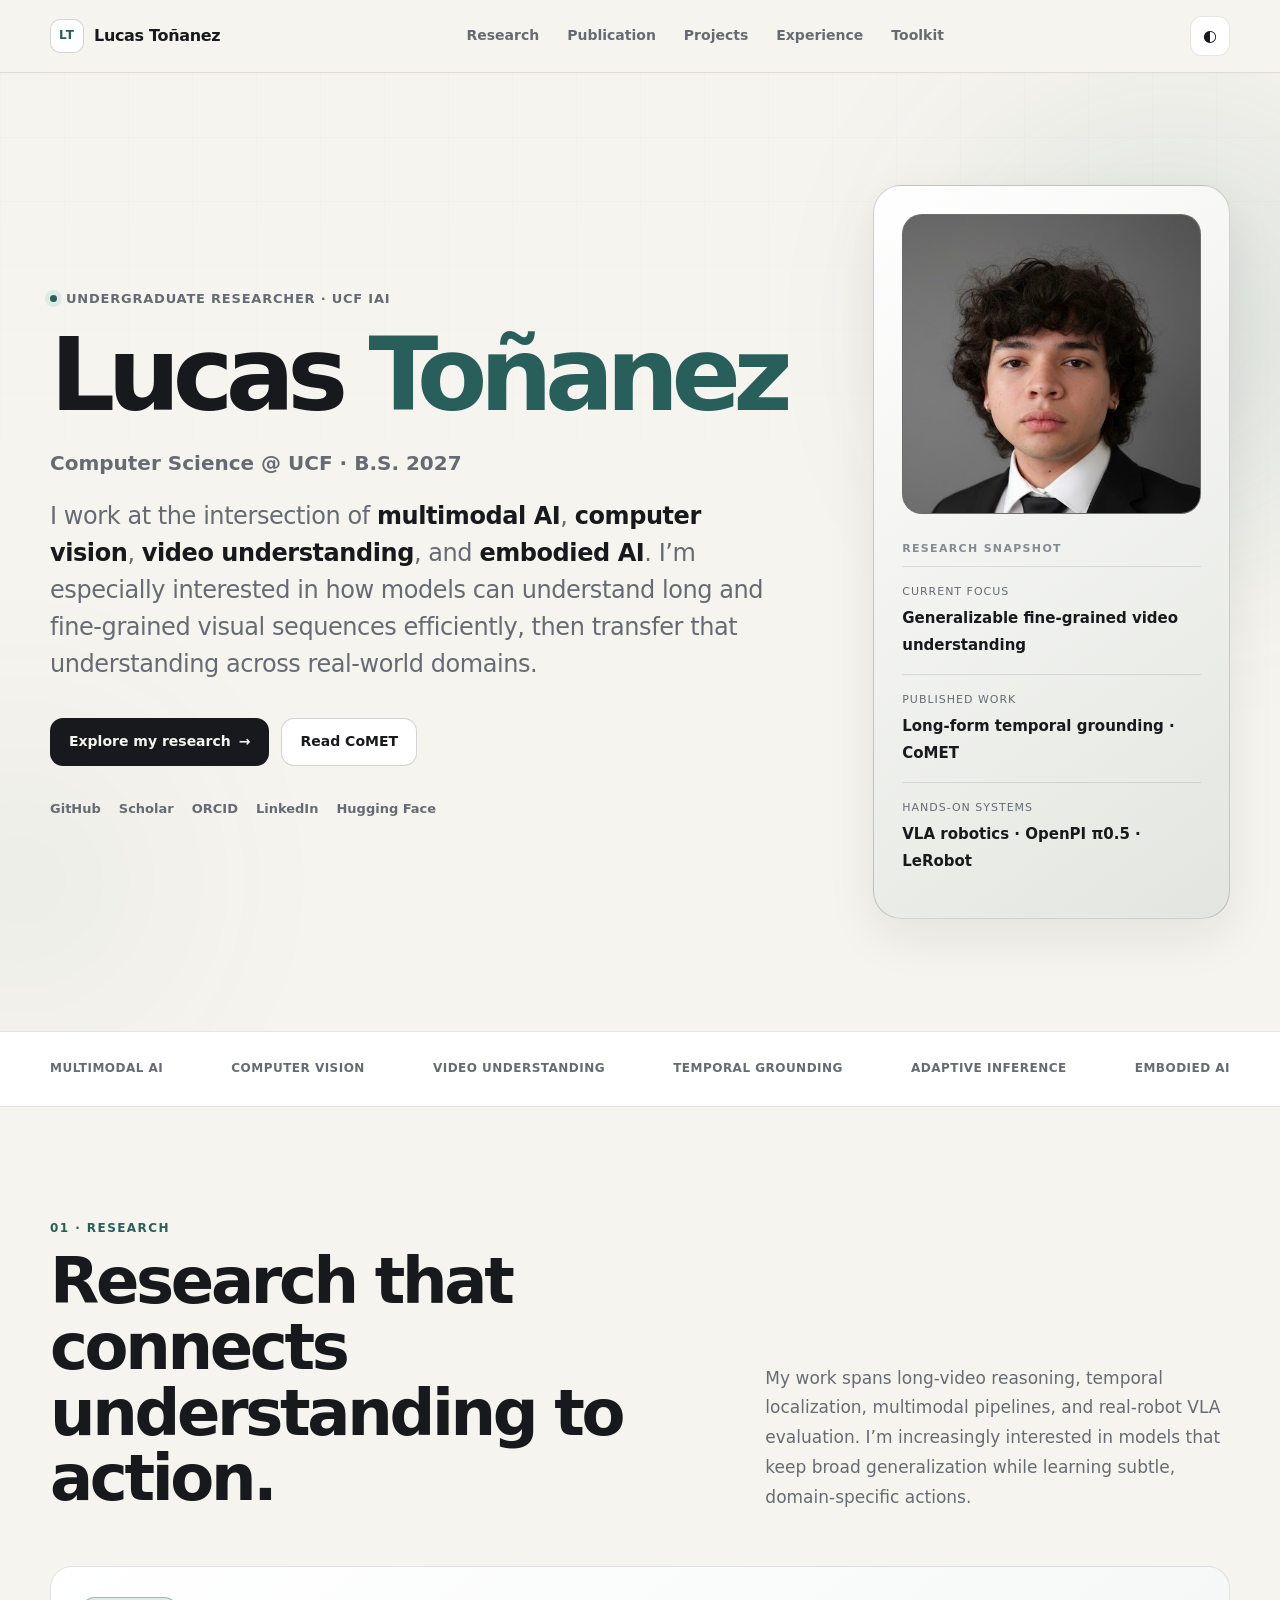
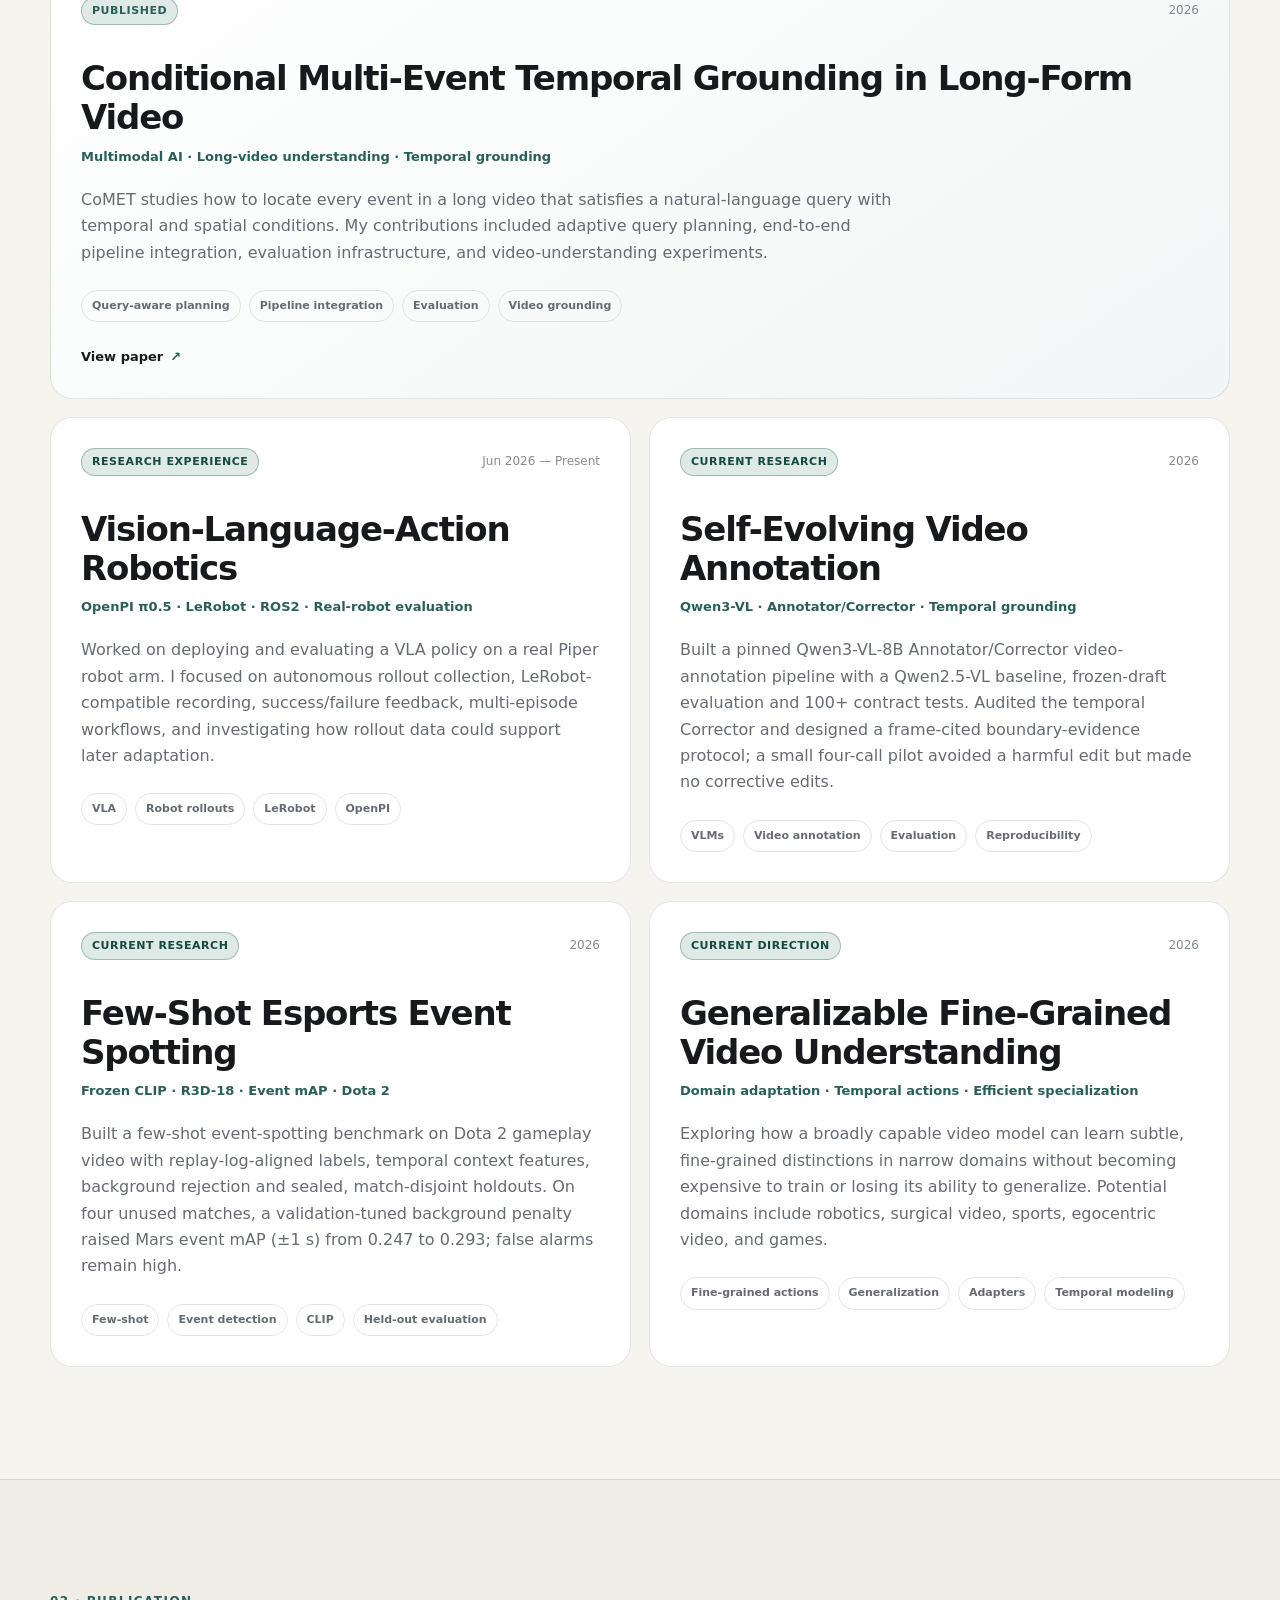
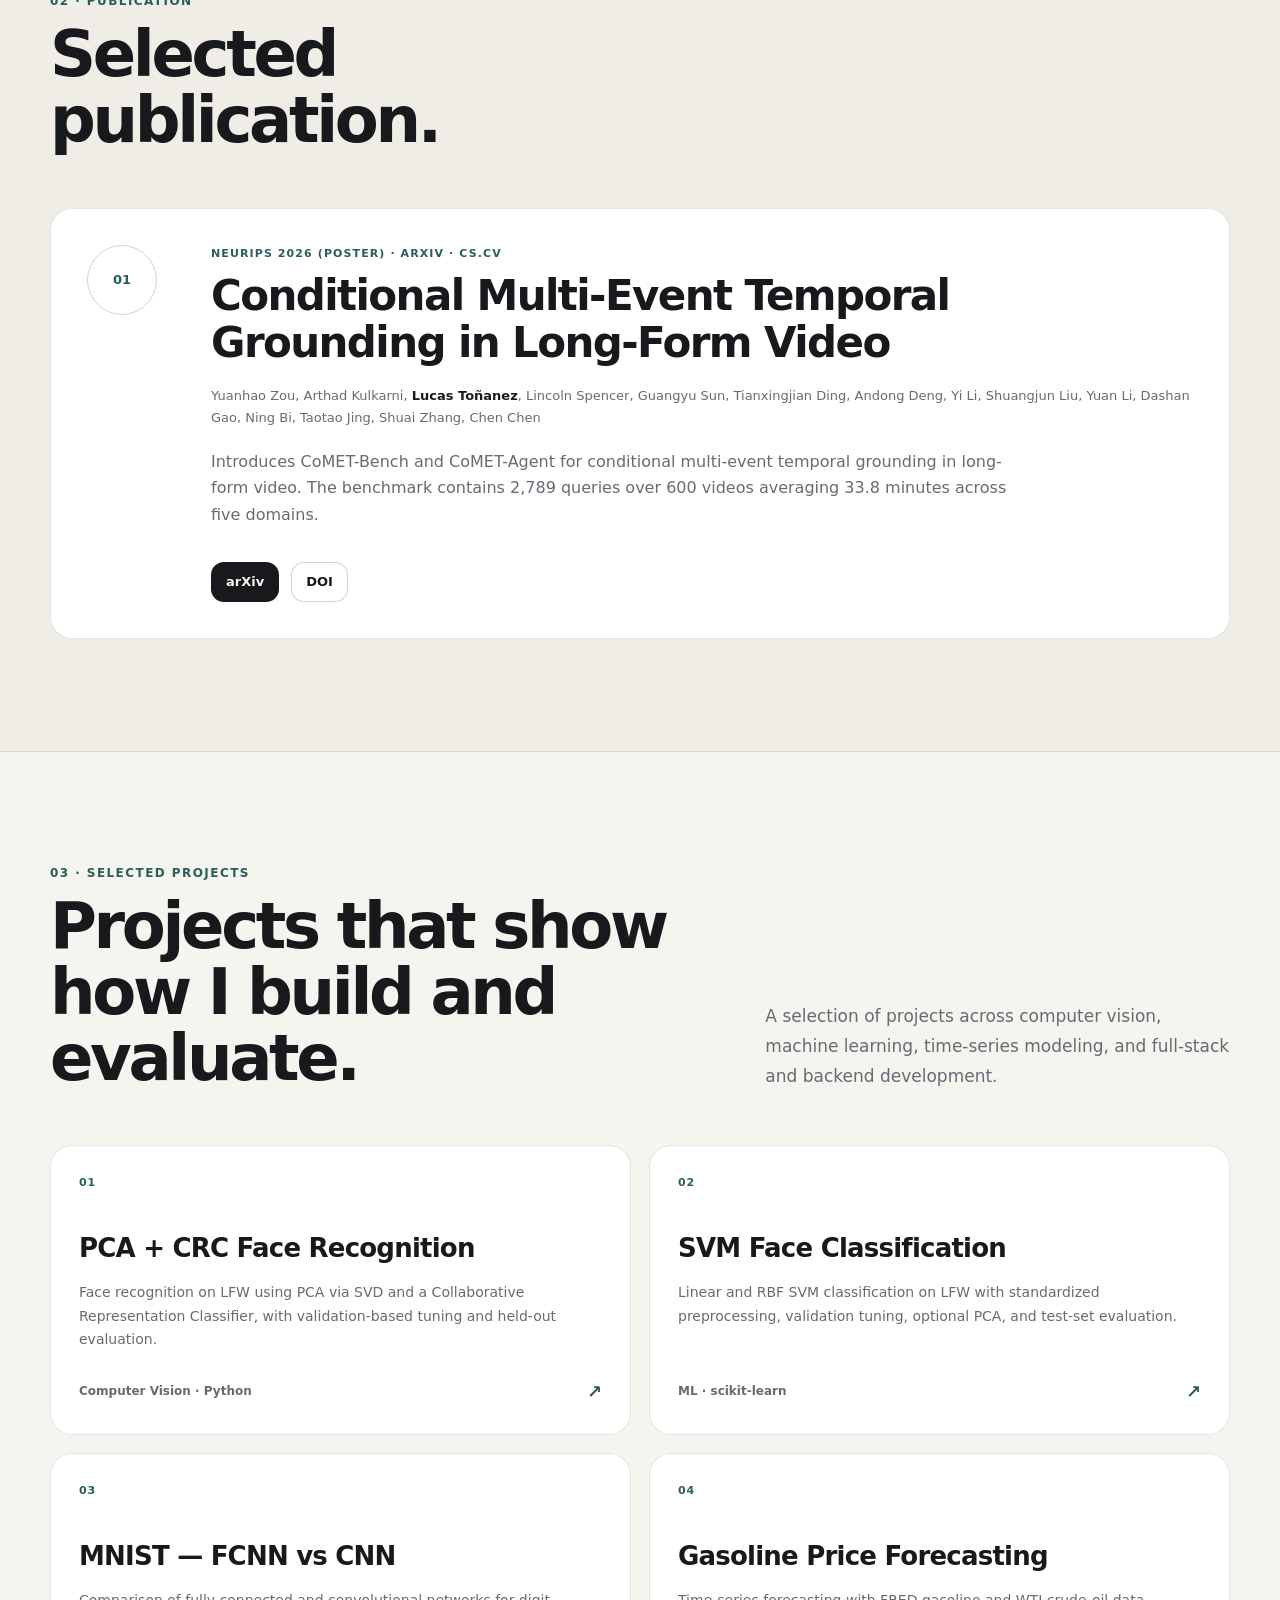
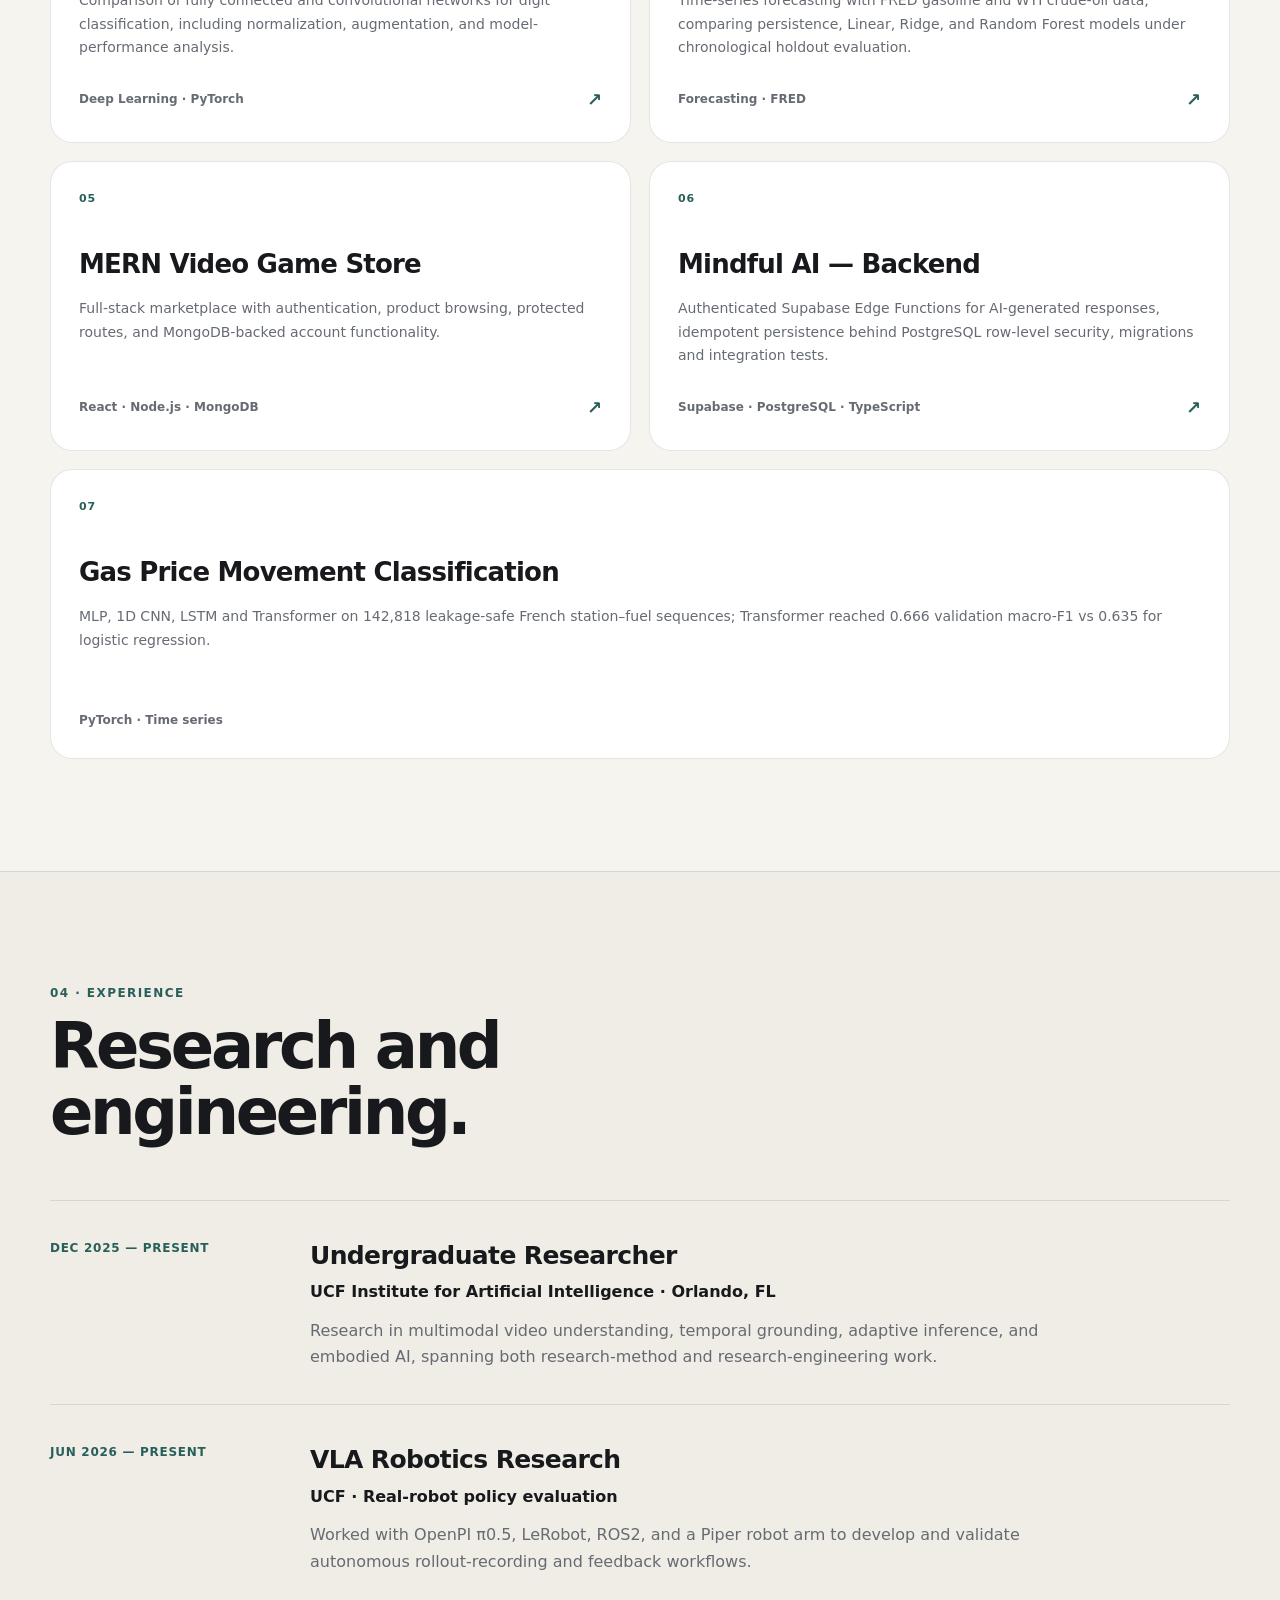
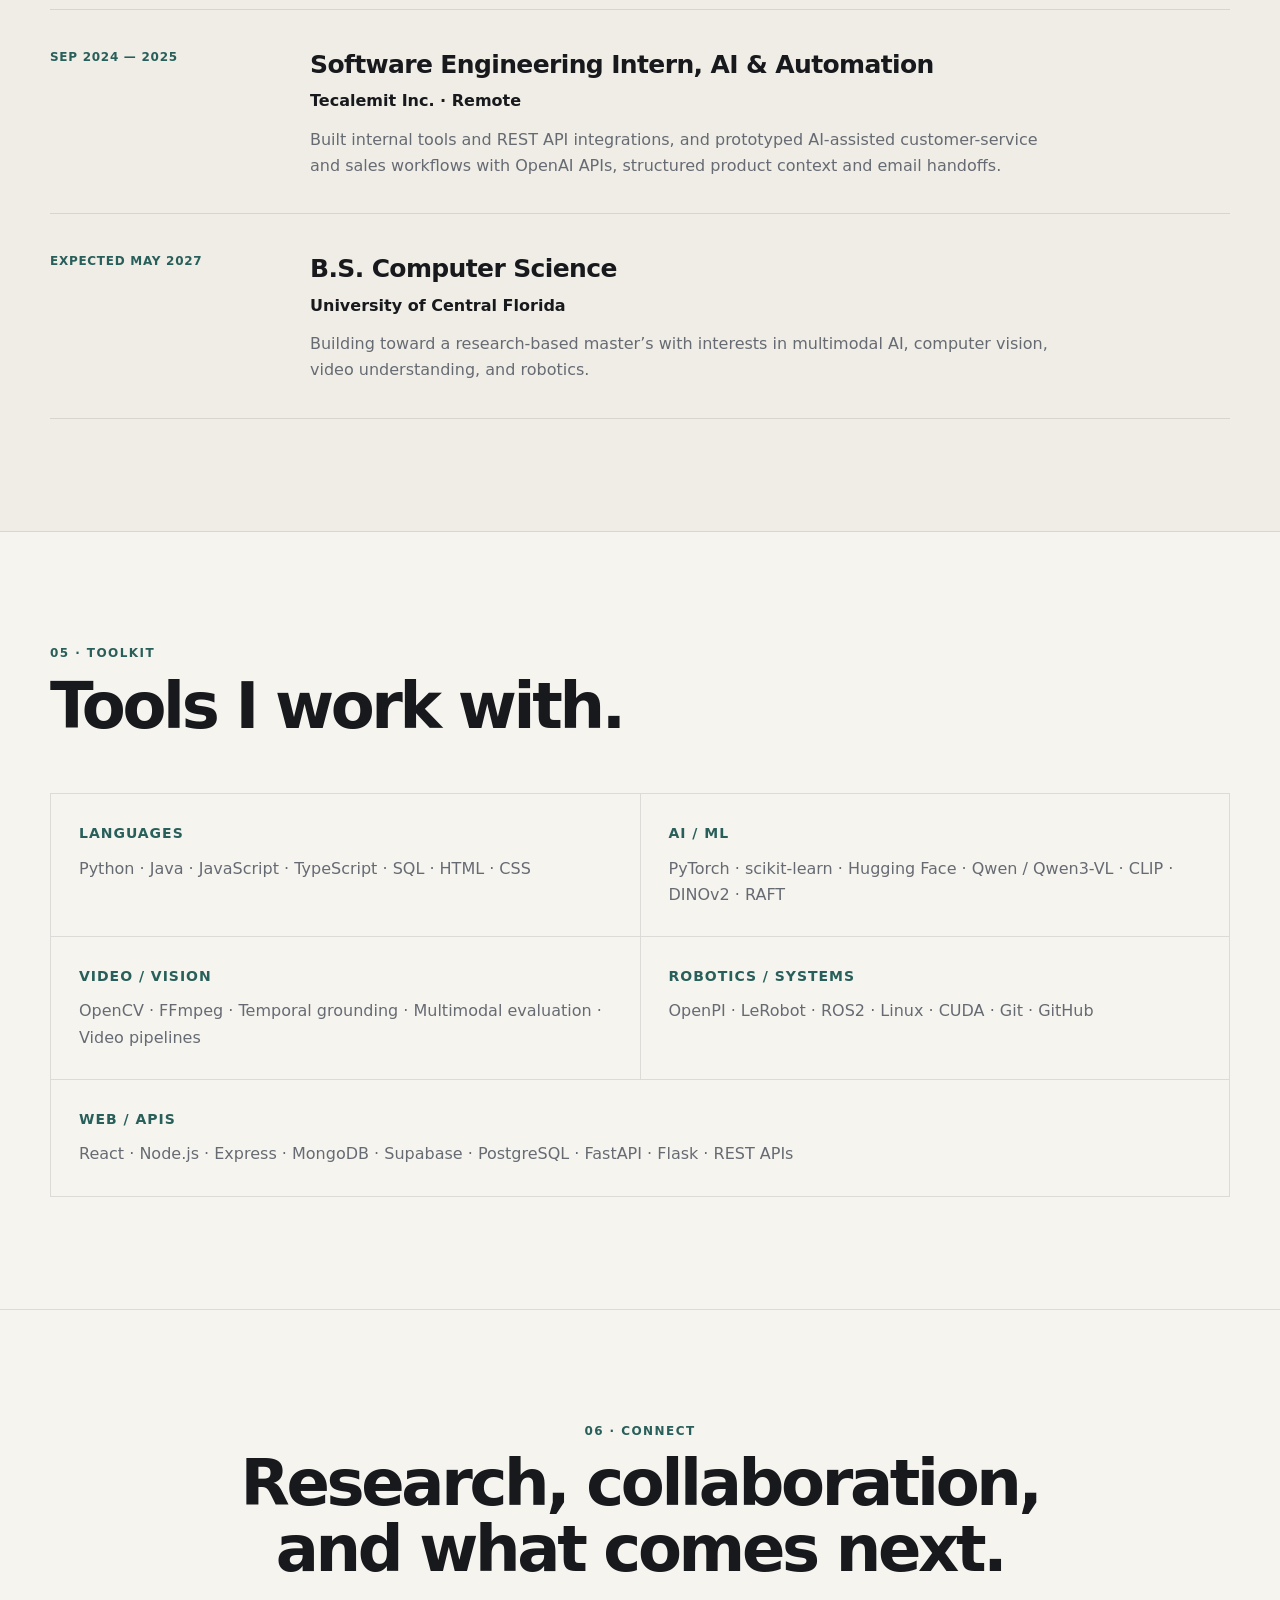
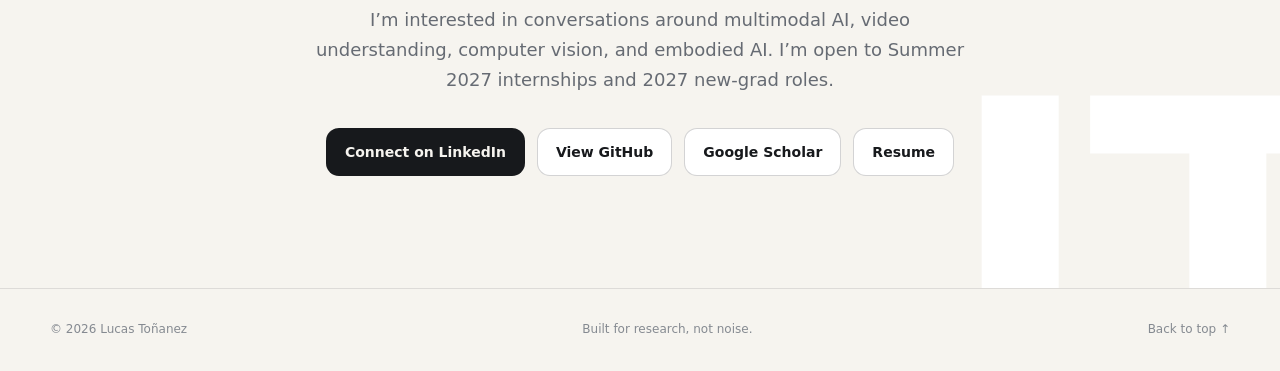
<file: index.html>
<!DOCTYPE html>
<html lang="en" data-theme="light">
<head>
  <meta charset="UTF-8" />
  <meta name="viewport" content="width=device-width, initial-scale=1.0" />
  <meta name="description" content="Lucas Toñanez — Computer Science at UCF and undergraduate researcher in multimodal AI, computer vision, video understanding, temporal grounding, and embodied AI." />
  <meta name="theme-color" content="#f6f4ef" />
  <meta property="og:title" content="Lucas Toñanez — Research Portfolio" />
  <meta property="og:description" content="Multimodal AI · Computer Vision · Video Understanding · Embodied AI" />
  <meta property="og:type" content="website" />
  <meta property="og:url" content="https://lucastonanez.github.io/" />
  <title>Lucas Toñanez — Research Portfolio</title>
  <script>
    (() => {
      const saved = localStorage.getItem('portfolioTheme');
      const systemDark = window.matchMedia('(prefers-color-scheme: dark)').matches;
      document.documentElement.dataset.theme =
        saved === 'light' || saved === 'dark' ? saved : (systemDark ? 'dark' : 'light');
    })();
  </script>
  <style>
:root {
  --bg: #f6f4ef;
  --bg-soft: #efede6;
  --surface: #ffffff;
  --surface-2: #f3f1eb;
  --text: #17191c;
  --muted: #666b73;
  --muted-2: #858a91;
  --line: rgba(23,25,28,.11);
  --line-strong: rgba(23,25,28,.19);
  --accent: #295f5a;
  --accent-2: #154943;
  --accent-soft: #dfe9e5;
  --shadow: 0 18px 50px rgba(19,25,29,.08);
  --radius: 22px;
  --container: 1180px;
}

html[data-theme="dark"] {
  --bg: #0d1013;
  --bg-soft: #101418;
  --surface: #14181c;
  --surface-2: #1a1f24;
  --text: #f2f1ed;
  --muted: #a8adb5;
  --muted-2: #7f8790;
  --line: rgba(242,241,237,.11);
  --line-strong: rgba(242,241,237,.18);
  --accent: #8fc6bc;
  --accent-2: #b4ded6;
  --accent-soft: #1b312e;
  --shadow: 0 18px 50px rgba(0,0,0,.24);
}

* { box-sizing: border-box; }
html { scroll-behavior: smooth; }
body {
  margin: 0;
  background: var(--bg);
  color: var(--text);
  font-family: Inter, ui-sans-serif, system-ui, -apple-system, BlinkMacSystemFont, "Segoe UI", sans-serif;
  line-height: 1.65;
  -webkit-font-smoothing: antialiased;
  transition: background .25s ease, color .25s ease;
}

a { color: inherit; text-decoration: none; }
button { font: inherit; }
.container { width: min(calc(100% - 40px), var(--container)); margin-inline: auto; }
.section-pad { padding: 112px 0; }
.section-muted { background: var(--bg-soft); border-block: 1px solid var(--line); }
.skip-link { position: fixed; left: 16px; top: -100px; z-index: 999; background: var(--accent); color: #fff; padding: 10px 14px; border-radius: 8px; font-weight: 700; }
.skip-link:focus { top: 16px; }

.site-header {
  position: sticky; top: 0; z-index: 50;
  background: color-mix(in srgb, var(--bg) 78%, transparent);
  backdrop-filter: blur(18px);
  border-bottom: 1px solid var(--line);
}
.nav-wrap { height: 72px; display: flex; align-items: center; justify-content: space-between; gap: 24px; }
.brand { display: inline-flex; align-items: center; gap: 10px; font-weight: 760; letter-spacing: -.02em; }
.brand-mark {
  width: 34px; height: 34px; border: 1px solid var(--line-strong); border-radius: 10px;
  display: inline-grid; place-items: center; color: var(--accent); font-size: 12px; letter-spacing: .08em;
  background: var(--surface);
}
.nav { display: flex; gap: 28px; align-items: center; }
.nav a { color: var(--muted); font-size: 14px; font-weight: 620; transition: color .2s ease; }
.nav a:hover { color: var(--text); }
.nav-actions { display: flex; gap: 8px; align-items: center; }
.theme-toggle, .menu-toggle {
  width: 40px; height: 40px; border: 1px solid var(--line); border-radius: 12px; background: var(--surface); color: var(--text); cursor: pointer;
}
.theme-toggle:hover, .menu-toggle:hover { border-color: var(--line-strong); }
.menu-toggle { display: none; padding: 9px; }
.menu-toggle span { display: block; height: 1.5px; background: currentColor; margin: 5px 0; }

.hero { position: relative; min-height: 720px; display: flex; align-items: center; overflow: hidden; }
.hero::before {
  content: ""; position: absolute; inset: 0;
  background-image: linear-gradient(var(--line) 1px, transparent 1px), linear-gradient(90deg, var(--line) 1px, transparent 1px);
  background-size: 64px 64px; opacity: .13; mask-image: linear-gradient(to bottom, black 0%, transparent 80%);
}
.hero-glow { position: absolute; border-radius: 999px; filter: blur(110px); opacity: .12; pointer-events: none; }
.hero-glow-a { width: 420px; height: 420px; background: var(--accent); top: 5%; right: -8%; }
.hero-glow-b { width: 300px; height: 300px; background: var(--accent); bottom: 0; left: -10%; opacity: .055; }
.hero-grid { position: relative; display: grid; grid-template-columns: minmax(0, 1.5fr) minmax(320px, .72fr); gap: 80px; align-items: center; }
.eyebrow { display: inline-flex; align-items: center; gap: 9px; color: var(--muted); font-size: 13px; font-weight: 700; letter-spacing: .06em; text-transform: uppercase; }
.status-dot { width: 7px; height: 7px; border-radius: 50%; background: var(--accent); box-shadow: 0 0 0 5px var(--accent-soft); }
.hero h1 { margin: 18px 0 0; font-size: clamp(68px, 8vw, 116px); line-height: .92; letter-spacing: -.075em; font-weight: 820; }
.hero h1 span { color: var(--accent); }
.hero-role { margin: 24px 0 18px; font-size: 20px; color: var(--muted); font-weight: 650; }
.hero-lede { max-width: 760px; margin: 0; font-size: clamp(19px, 2vw, 24px); line-height: 1.55; color: var(--muted); letter-spacing: -.018em; }
.hero-lede strong { color: var(--text); font-weight: 650; }
.hero-actions, .contact-links, .pub-links { display: flex; flex-wrap: wrap; gap: 12px; margin-top: 34px; }
.button { display: inline-flex; align-items: center; justify-content: center; gap: 8px; min-height: 48px; padding: 0 18px; border-radius: 13px; border: 1px solid var(--line-strong); font-weight: 720; font-size: 14px; transition: transform .2s ease, border-color .2s ease, background .2s ease; }
.button:hover { transform: translateY(-2px); }
.button.primary { background: var(--text); color: var(--bg); border-color: transparent; }
.button.secondary { background: var(--surface); }
.button.small { min-height: 40px; padding: 0 14px; font-size: 13px; }
.social-row { display: flex; flex-wrap: wrap; gap: 18px; margin-top: 32px; }
.social-row a { color: var(--muted); font-size: 13px; font-weight: 650; border-bottom: 1px solid transparent; }
.social-row a:hover { color: var(--text); border-color: var(--accent); }
.hero-panel { background: linear-gradient(145deg, var(--surface), color-mix(in srgb, var(--surface-2) 92%, var(--accent) 8%)); border: 1px solid var(--line-strong); border-radius: 28px; padding: 28px; box-shadow: var(--shadow); }
.portrait-frame { height: 300px; border-radius: 20px; background: #777; border: 1px solid var(--line); overflow: hidden; margin-bottom: 26px; }
.portrait-frame img { display: block; width: 100%; height: 100%; object-fit: cover; object-position: center 20%; }
.panel-label { color: var(--muted-2); text-transform: uppercase; letter-spacing: .12em; font-size: 11px; font-weight: 800; margin-bottom: 8px; }
.panel-item { padding: 16px 0; border-top: 1px solid var(--line); }
.panel-kicker { display: block; color: var(--muted); font-size: 11px; text-transform: uppercase; letter-spacing: .09em; margin-bottom: 4px; }
.panel-item strong { font-size: 15px; line-height: 1.45; }

.quick-strip { border-block: 1px solid var(--line); background: var(--surface); }
.quick-strip-inner { min-height: 74px; display: flex; flex-wrap: wrap; align-items: center; justify-content: space-between; gap: 18px 28px; }
.quick-strip span { color: var(--muted); font-size: 12px; font-weight: 720; letter-spacing: .04em; text-transform: uppercase; }

.section-head { display: grid; grid-template-columns: 1fr .72fr; gap: 70px; align-items: end; margin-bottom: 54px; }
.section-kicker { margin: 0 0 10px; color: var(--accent); font-size: 12px; font-weight: 820; letter-spacing: .12em; text-transform: uppercase; }
.section-head h2, .contact h2 { margin: 0; font-size: clamp(40px, 5vw, 66px); line-height: 1.03; letter-spacing: -.052em; }
.section-intro { margin: 0; color: var(--muted); font-size: 17px; line-height: 1.75; max-width: 540px; }

.research-grid { display: grid; grid-template-columns: repeat(2, 1fr); gap: 18px; }
.research-card { background: var(--surface); border: 1px solid var(--line); border-radius: var(--radius); padding: 30px; min-height: 360px; display: flex; flex-direction: column; transition: transform .25s ease, border-color .25s ease; }
.research-card:hover { transform: translateY(-4px); border-color: var(--line-strong); }
.research-card.featured { grid-column: 1 / -1; min-height: 390px; background: linear-gradient(145deg, var(--surface), color-mix(in srgb, var(--surface) 94%, var(--accent) 6%)); }
.card-topline { display: flex; align-items: center; justify-content: space-between; margin-bottom: 34px; }
.pill { display: inline-flex; align-items: center; min-height: 28px; padding: 0 10px; border-radius: 999px; font-size: 11px; font-weight: 780; text-transform: uppercase; letter-spacing: .05em; border: 1px solid var(--line); }
.pill.published { color: var(--accent); background: var(--accent-soft); border-color: color-mix(in srgb, var(--accent) 35%, transparent); }
.pill.current { color: var(--accent-2); background: var(--accent-soft); border-color: color-mix(in srgb, var(--accent) 35%, transparent); }
.pill.experience { color: var(--accent-2); background: var(--accent-soft); border-color: color-mix(in srgb, var(--accent) 35%, transparent); }
.year { color: var(--muted-2); font-size: 12px; }
.research-card h3 { margin: 0 0 8px; font-size: clamp(25px, 3vw, 34px); line-height: 1.15; letter-spacing: -.035em; }
.card-subtitle { margin: 0 0 20px; color: var(--accent); font-size: 13px; font-weight: 690; }
.research-card > p:not(.card-subtitle) { margin: 0; color: var(--muted); max-width: 820px; }
.tag-row { display: flex; flex-wrap: wrap; gap: 8px; margin-top: 24px; }
.tag-row span { border: 1px solid var(--line); border-radius: 999px; padding: 6px 10px; color: var(--muted); font-size: 11px; font-weight: 620; }
.text-link { display: inline-flex; gap: 7px; align-items: center; margin-top: auto; padding-top: 24px; color: var(--text); font-weight: 720; font-size: 13px; }
.text-link span { color: var(--accent); }

.publication-card { display: grid; grid-template-columns: 90px 1fr; gap: 34px; padding: 36px; background: var(--surface); border: 1px solid var(--line); border-radius: var(--radius); }
.pub-number { width: 70px; height: 70px; display: grid; place-items: center; border: 1px solid var(--line-strong); border-radius: 50%; color: var(--accent); font-size: 13px; font-weight: 800; }
.pub-venue { margin: 0 0 9px; color: var(--accent); text-transform: uppercase; letter-spacing: .1em; font-size: 11px; font-weight: 800; }
.pub-body h3 { margin: 0; font-size: clamp(27px, 3.3vw, 42px); line-height: 1.13; letter-spacing: -.038em; max-width: 900px; }
.authors { margin: 18px 0 0; color: var(--muted); font-size: 13px; line-height: 1.7; }
.authors strong { color: var(--text); }
.pub-summary { margin: 20px 0 0; max-width: 820px; color: var(--muted); }

.projects-grid { display: grid; grid-template-columns: repeat(2, 1fr); gap: 18px; }
.project-card { background: var(--surface); border: 1px solid var(--line); border-radius: var(--radius); padding: 28px; min-height: 290px; display: flex; flex-direction: column; transition: transform .22s ease, border-color .22s ease, background .22s ease; }
.project-card:hover { transform: translateY(-4px); border-color: var(--line-strong); background: var(--surface-2); }
.project-index { color: var(--accent); font-size: 11px; font-weight: 800; letter-spacing: .08em; }
.project-card h3 { margin: 34px 0 12px; font-size: 26px; letter-spacing: -.03em; }
.project-card p { margin: 0; color: var(--muted); font-size: 14px; }
.project-footer { margin-top: auto; padding-top: 24px; display: flex; align-items: center; justify-content: space-between; color: var(--muted); font-size: 12px; font-weight: 680; }
.project-footer span:last-child { color: var(--accent); font-size: 18px; }
.projects-grid .project-card:last-child:nth-child(odd) { grid-column: 1 / -1; }

.timeline { border-top: 1px solid var(--line); }
.timeline-item { display: grid; grid-template-columns: 220px 1fr; gap: 40px; padding: 34px 0; border-bottom: 1px solid var(--line); }
.timeline-date { color: var(--accent); font-size: 12px; font-weight: 780; text-transform: uppercase; letter-spacing: .06em; padding-top: 4px; }
.timeline-content h3 { margin: 0; font-size: 25px; letter-spacing: -.025em; }
.timeline-org { margin: 3px 0 12px !important; color: var(--text) !important; font-weight: 620; }
.timeline-content p { margin: 0; color: var(--muted); max-width: 760px; }

.tool-grid { display: grid; grid-template-columns: repeat(2, 1fr); border-top: 1px solid var(--line); border-left: 1px solid var(--line); }
.tool-group { padding: 28px; border-right: 1px solid var(--line); border-bottom: 1px solid var(--line); }
.tool-group h3 { margin: 0 0 10px; font-size: 14px; text-transform: uppercase; letter-spacing: .07em; color: var(--accent); }
.tool-group p { margin: 0; color: var(--muted); }
.tool-grid .tool-group:last-child:nth-child(odd) { grid-column: 1 / -1; }

.contact { position: relative; overflow: hidden; border-top: 1px solid var(--line); }
.contact::after { content: "LT"; position: absolute; right: -3vw; bottom: -10vw; font-size: 32vw; font-weight: 900; line-height: .8; letter-spacing: -.12em; color: var(--surface); z-index: -1; }
.contact-inner { max-width: 980px; margin-inline: auto; text-align: center; }
.contact-inner p:not(.section-kicker) { max-width: 660px; margin: 22px auto 0; color: var(--muted); font-size: 18px; }
.contact-links { justify-content: center; }

footer { border-top: 1px solid var(--line); }
.footer-inner { min-height: 82px; display: flex; justify-content: space-between; align-items: center; gap: 18px; color: var(--muted-2); font-size: 12px; }
.footer-inner a:hover { color: var(--text); }

.reveal { opacity: 0; transform: translateY(18px); transition: opacity .65s ease, transform .65s cubic-bezier(.2,.8,.2,1); }
.reveal.visible { opacity: 1; transform: none; }

@media (prefers-reduced-motion: reduce) {
  *, *::before, *::after { scroll-behavior: auto !important; animation-duration: .01ms !important; animation-iteration-count: 1 !important; transition-duration: .01ms !important; }
  .reveal { opacity: 1; transform: none; }
}

@media (max-width: 900px) {
  .section-pad { padding: 84px 0; }
  .hero { min-height: auto; padding-top: 94px; }
  .hero-grid { grid-template-columns: 1fr; gap: 48px; }
  .hero-panel { max-width: 560px; }
  .section-head { grid-template-columns: 1fr; gap: 20px; }
  .research-grid, .projects-grid { grid-template-columns: 1fr; }
  .research-card.featured, .projects-grid .project-card:last-child:nth-child(odd) { grid-column: auto; }
  .timeline-item { grid-template-columns: 160px 1fr; }
  .nav { position: fixed; left: 20px; right: 20px; top: 80px; padding: 16px; background: var(--surface); border: 1px solid var(--line-strong); border-radius: 18px; box-shadow: var(--shadow); display: none; flex-direction: column; align-items: stretch; gap: 0; }
  .nav.open { display: flex; }
  .nav a { padding: 12px 10px; border-bottom: 1px solid var(--line); }
  .nav a:last-child { border-bottom: 0; }
  .menu-toggle { display: block; }
}

@media (max-width: 620px) {
  .container { width: min(calc(100% - 28px), var(--container)); }
  .section-pad { padding: 68px 0; }
  .nav-wrap { height: 64px; }
  .hero h1 { font-size: clamp(58px, 20vw, 82px); }
  .hero-role { font-size: 17px; }
  .hero-lede { font-size: 18px; }
  .hero-panel { padding: 20px; }
  .portrait-frame { height: min(76vw, 330px); }
  .quick-strip-inner { justify-content: flex-start; padding-block: 18px; }
  .publication-card { grid-template-columns: 1fr; padding: 26px; }
  .pub-number { width: 52px; height: 52px; }
  .timeline-item { grid-template-columns: 1fr; gap: 10px; }
  .tool-grid { grid-template-columns: 1fr; }
  .tool-grid .tool-group:last-child:nth-child(odd) { grid-column: auto; }
  .footer-inner { padding-block: 22px; min-height: auto; flex-direction: column; align-items: flex-start; }
  .button { width: 100%; }
  .hero-actions .button, .contact-links .button { width: 100%; }
}

</style>
  <script type="application/ld+json">
  {
    "@context": "https://schema.org",
    "@type": "Person",
    "name": "Lucas Toñanez",
    "alternateName": "Lucas Tonanez",
    "url": "https://lucastonanez.github.io/",
    "affiliation": {
      "@type": "CollegeOrUniversity",
      "name": "University of Central Florida"
    },
    "sameAs": [
      "https://github.com/LucasTonanez",
      "https://scholar.google.com/citations?user=_m8GsgUAAAAJ&hl=en",
      "https://orcid.org/0009-0004-3356-423X",
      "https://www.linkedin.com/in/lucastonanez/",
      "https://huggingface.co/LucasTonanez"
    ]
  }
  </script>
</head>
<body>
  <a class="skip-link" href="#main">Skip to content</a>

  <header class="site-header" id="top">
    <div class="container nav-wrap">
      <a class="brand" href="#top" aria-label="Lucas Toñanez home">
        <span class="brand-mark" aria-hidden="true">LT</span>
        <span>Lucas Toñanez</span>
      </a>

      <nav class="nav" id="nav" aria-label="Primary navigation">
        <a href="#research">Research</a>
        <a href="#publication">Publication</a>
        <a href="#projects">Projects</a>
        <a href="#experience">Experience</a>
        <a href="#toolkit">Toolkit</a>
      </nav>

      <div class="nav-actions">
        <button class="theme-toggle" id="themeToggle" aria-label="Toggle color theme" title="Toggle color theme">◐</button>
        <button class="menu-toggle" id="menuToggle" aria-label="Open navigation" aria-expanded="false">
          <span></span><span></span><span></span>
        </button>
      </div>
    </div>
  </header>

  <main id="main">
    <section class="hero section-pad">
      <div class="hero-glow hero-glow-a"></div>
      <div class="hero-glow hero-glow-b"></div>
      <div class="container hero-grid">
        <div class="hero-copy reveal">
          <div class="eyebrow"><span class="status-dot"></span> Undergraduate Researcher · UCF IAI</div>
          <h1>Lucas <span>Toñanez</span></h1>
          <p class="hero-role">Computer Science @ UCF · B.S. 2027</p>
          <p class="hero-lede">
            I work at the intersection of <strong>multimodal AI</strong>, <strong>computer vision</strong>,
            <strong>video understanding</strong>, and <strong>embodied AI</strong>. I’m especially interested in
            how models can understand long and fine-grained visual sequences efficiently, then transfer that
            understanding across real-world domains.
          </p>

          <div class="hero-actions">
            <a class="button primary" href="#research">Explore my research <span aria-hidden="true">→</span></a>
            <a class="button secondary" href="https://arxiv.org/abs/2606.15320" target="_blank" rel="noreferrer">Read CoMET</a>
          </div>

          <div class="social-row" aria-label="Profiles">
            <a href="https://github.com/LucasTonanez" target="_blank" rel="noreferrer">GitHub</a>
            <a href="https://scholar.google.com/citations?user=_m8GsgUAAAAJ&hl=en" target="_blank" rel="noreferrer">Scholar</a>
            <a href="https://orcid.org/0009-0004-3356-423X" target="_blank" rel="noreferrer">ORCID</a>
            <a href="https://www.linkedin.com/in/lucastonanez/" target="_blank" rel="noreferrer">LinkedIn</a>
            <a href="https://huggingface.co/LucasTonanez" target="_blank" rel="noreferrer">Hugging Face</a>
          </div>
        </div>

        <aside class="hero-panel reveal" aria-label="Research snapshot">
          <div class="portrait-frame">
            <img src="[data-uri]" alt="Professional headshot of Lucas Toñanez" width="490" height="583" fetchpriority="high" decoding="async" />
          </div>
          <div class="panel-label">Research snapshot</div>
          <div class="panel-item">
            <span class="panel-kicker">Current focus</span>
            <strong>Generalizable fine-grained video understanding</strong>
          </div>
          <div class="panel-item">
            <span class="panel-kicker">Published work</span>
            <strong>Long-form temporal grounding · CoMET</strong>
          </div>
          <div class="panel-item">
            <span class="panel-kicker">Hands-on systems</span>
            <strong>VLA robotics · OpenPI π0.5 · LeRobot</strong>
          </div>
        </aside>
      </div>
    </section>

    <section class="quick-strip" aria-label="Research interests">
      <div class="container quick-strip-inner">
        <span>Multimodal AI</span>
        <span>Computer Vision</span>
        <span>Video Understanding</span>
        <span>Temporal Grounding</span>
        <span>Adaptive Inference</span>
        <span>Embodied AI</span>
      </div>
    </section>

    <section class="section-pad" id="research">
      <div class="container">
        <div class="section-head reveal">
          <div>
            <p class="section-kicker">01 · Research</p>
            <h2>Research that connects<br />understanding to action.</h2>
          </div>
          <p class="section-intro">
            My work spans long-video reasoning, temporal localization, multimodal pipelines, and real-robot VLA evaluation.
            I’m increasingly interested in models that keep broad generalization while learning subtle, domain-specific actions.
          </p>
        </div>

        <div class="research-grid">
          <article class="research-card featured reveal">
            <div class="card-topline">
              <span class="pill published">Published</span>
              <span class="year">2026</span>
            </div>
            <h3>Conditional Multi-Event Temporal Grounding in Long-Form Video</h3>
            <p class="card-subtitle">Multimodal AI · Long-video understanding · Temporal grounding</p>
            <p>
              CoMET studies how to locate every event in a long video that satisfies a natural-language query with temporal and spatial conditions.
              My contributions included adaptive query planning, end-to-end pipeline integration, evaluation infrastructure, and video-understanding experiments.
            </p>
            <div class="tag-row">
              <span>Query-aware planning</span><span>Pipeline integration</span><span>Evaluation</span><span>Video grounding</span>
            </div>
            <a class="text-link" href="https://arxiv.org/abs/2606.15320" target="_blank" rel="noreferrer">View paper <span>↗</span></a>
          </article>

          <article class="research-card reveal">
            <div class="card-topline">
              <span class="pill experience">Research experience</span>
              <span class="year">Jun 2026 — Present</span>
            </div>
            <h3>Vision-Language-Action Robotics</h3>
            <p class="card-subtitle">OpenPI π0.5 · LeRobot · ROS2 · Real-robot evaluation</p>
            <p>
              Worked on deploying and evaluating a VLA policy on a real Piper robot arm. I focused on autonomous rollout collection,
              LeRobot-compatible recording, success/failure feedback, multi-episode workflows, and investigating how rollout data could support later adaptation.
            </p>
            <div class="tag-row"><span>VLA</span><span>Robot rollouts</span><span>LeRobot</span><span>OpenPI</span></div>
          </article>

          <article class="research-card reveal">
            <div class="card-topline">
              <span class="pill current">Current research</span>
              <span class="year">2026</span>
            </div>
            <h3>Self-Evolving Video Annotation</h3>
            <p class="card-subtitle">Qwen3-VL · Annotator/Corrector · Temporal grounding</p>
            <p>
              Built a pinned Qwen3-VL-8B Annotator/Corrector video-annotation pipeline with a Qwen2.5-VL baseline, frozen-draft evaluation and 100+ contract tests.
              Audited the temporal Corrector and designed a frame-cited boundary-evidence protocol; a small four-call pilot avoided a harmful edit but made no corrective edits.
            </p>
            <div class="tag-row"><span>VLMs</span><span>Video annotation</span><span>Evaluation</span><span>Reproducibility</span></div>
          </article>

          <article class="research-card reveal">
            <div class="card-topline">
              <span class="pill current">Current research</span>
              <span class="year">2026</span>
            </div>
            <h3>Few-Shot Esports Event Spotting</h3>
            <p class="card-subtitle">Frozen CLIP · R3D-18 · Event mAP · Dota 2</p>
            <p>
              Built a few-shot event-spotting benchmark on Dota 2 gameplay video with replay-log-aligned labels, temporal context features, background rejection and sealed, match-disjoint holdouts.
              On four unused matches, a validation-tuned background penalty raised Mars event mAP (±1 s) from 0.247 to 0.293; false alarms remain high.
            </p>
            <div class="tag-row"><span>Few-shot</span><span>Event detection</span><span>CLIP</span><span>Held-out evaluation</span></div>
          </article>

          <article class="research-card reveal">
            <div class="card-topline">
              <span class="pill current">Current direction</span>
              <span class="year">2026</span>
            </div>
            <h3>Generalizable Fine-Grained Video Understanding</h3>
            <p class="card-subtitle">Domain adaptation · Temporal actions · Efficient specialization</p>
            <p>
              Exploring how a broadly capable video model can learn subtle, fine-grained distinctions in narrow domains without becoming expensive to train
              or losing its ability to generalize. Potential domains include robotics, surgical video, sports, egocentric video, and games.
            </p>
            <div class="tag-row"><span>Fine-grained actions</span><span>Generalization</span><span>Adapters</span><span>Temporal modeling</span></div>
          </article>
        </div>
      </div>
    </section>

    <section class="section-pad section-muted" id="publication">
      <div class="container">
        <div class="section-head reveal">
          <div>
            <p class="section-kicker">02 · Publication</p>
            <h2>Selected publication.</h2>
          </div>
        </div>

        <article class="publication-card reveal">
          <div class="pub-number">01</div>
          <div class="pub-body">
            <p class="pub-venue">NeurIPS 2026 (poster) · arXiv · cs.CV</p>
            <h3>Conditional Multi-Event Temporal Grounding in Long-Form Video</h3>
            <p class="authors">Yuanhao Zou, Arthad Kulkarni, <strong>Lucas Toñanez</strong>, Lincoln Spencer, Guangyu Sun, Tianxingjian Ding, Andong Deng, Yi Li, Shuangjun Liu, Yuan Li, Dashan Gao, Ning Bi, Taotao Jing, Shuai Zhang, Chen Chen</p>
            <p class="pub-summary">
              Introduces CoMET-Bench and CoMET-Agent for conditional multi-event temporal grounding in long-form video. The benchmark contains
              2,789 queries over 600 videos averaging 33.8 minutes across five domains.
            </p>
            <div class="pub-links">
              <a class="button small primary" href="https://arxiv.org/abs/2606.15320" target="_blank" rel="noreferrer">arXiv</a>
              <a class="button small secondary" href="https://doi.org/10.48550/arXiv.2606.15320" target="_blank" rel="noreferrer">DOI</a>
            </div>
          </div>
        </article>
      </div>
    </section>

    <section class="section-pad" id="projects">
      <div class="container">
        <div class="section-head reveal">
          <div>
            <p class="section-kicker">03 · Selected projects</p>
            <h2>Projects that show<br />how I build and evaluate.</h2>
          </div>
          <p class="section-intro">A selection of projects across computer vision, machine learning, time-series modeling, and full-stack and backend development.</p>
        </div>

        <div class="projects-grid">
          <a class="project-card reveal" href="https://github.com/LucasTonanez/pca-crc-face-recognition" target="_blank" rel="noreferrer">
            <span class="project-index">01</span>
            <h3>PCA + CRC Face Recognition</h3>
            <p>Face recognition on LFW using PCA via SVD and a Collaborative Representation Classifier, with validation-based tuning and held-out evaluation.</p>
            <div class="project-footer"><span>Computer Vision · Python</span><span>↗</span></div>
          </a>

          <a class="project-card reveal" href="https://github.com/LucasTonanez/svm-face-classification" target="_blank" rel="noreferrer">
            <span class="project-index">02</span>
            <h3>SVM Face Classification</h3>
            <p>Linear and RBF SVM classification on LFW with standardized preprocessing, validation tuning, optional PCA, and test-set evaluation.</p>
            <div class="project-footer"><span>ML · scikit-learn</span><span>↗</span></div>
          </a>

          <a class="project-card reveal" href="https://github.com/LucasTonanez/mnist-fcnn-vs-cnn" target="_blank" rel="noreferrer">
            <span class="project-index">03</span>
            <h3>MNIST — FCNN vs CNN</h3>
            <p>Comparison of fully connected and convolutional networks for digit classification, including normalization, augmentation, and model-performance analysis.</p>
            <div class="project-footer"><span>Deep Learning · PyTorch</span><span>↗</span></div>
          </a>

          <a class="project-card reveal" href="https://github.com/LucasTonanez/gas-price-predictor" target="_blank" rel="noreferrer">
            <span class="project-index">04</span>
            <h3>Gasoline Price Forecasting</h3>
            <p>Time-series forecasting with FRED gasoline and WTI crude-oil data, comparing persistence, Linear, Ridge, and Random Forest models under chronological holdout evaluation.</p>
            <div class="project-footer"><span>Forecasting · FRED</span><span>↗</span></div>
          </a>

          <a class="project-card reveal" href="https://github.com/LucasTonanez/MERN-Video-Game-Store" target="_blank" rel="noreferrer">
            <span class="project-index">05</span>
            <h3>MERN Video Game Store</h3>
            <p>Full-stack marketplace with authentication, product browsing, protected routes, and MongoDB-backed account functionality.</p>
            <div class="project-footer"><span>React · Node.js · MongoDB</span><span>↗</span></div>
          </a>

          <a class="project-card reveal" href="https://github.com/Mindful-AI-SD/Mindful-AI" target="_blank" rel="noreferrer">
            <span class="project-index">06</span>
            <h3>Mindful AI — Backend</h3>
            <p>Authenticated Supabase Edge Functions for AI-generated responses, idempotent persistence behind PostgreSQL row-level security, migrations and integration tests.</p>
            <div class="project-footer"><span>Supabase · PostgreSQL · TypeScript</span><span>↗</span></div>
          </a>

          <div class="project-card reveal">
            <span class="project-index">07</span>
            <h3>Gas Price Movement Classification</h3>
            <p>MLP, 1D CNN, LSTM and Transformer on 142,818 leakage-safe French station–fuel sequences; Transformer reached 0.666 validation macro-F1 vs 0.635 for logistic regression.</p>
            <div class="project-footer"><span>PyTorch · Time series</span><span></span></div>
          </div>
        </div>
      </div>
    </section>

    <section class="section-pad section-muted" id="experience">
      <div class="container">
        <div class="section-head reveal">
          <div>
            <p class="section-kicker">04 · Experience</p>
            <h2>Research and engineering.</h2>
          </div>
        </div>

        <div class="timeline">
          <article class="timeline-item reveal">
            <div class="timeline-date">Dec 2025 — Present</div>
            <div class="timeline-content">
              <h3>Undergraduate Researcher</h3>
              <p class="timeline-org">UCF Institute for Artificial Intelligence · Orlando, FL</p>
              <p>Research in multimodal video understanding, temporal grounding, adaptive inference, and embodied AI, spanning both research-method and research-engineering work.</p>
            </div>
          </article>
          <article class="timeline-item reveal">
            <div class="timeline-date">Jun 2026 — Present</div>
            <div class="timeline-content">
              <h3>VLA Robotics Research</h3>
              <p class="timeline-org">UCF · Real-robot policy evaluation</p>
              <p>Worked with OpenPI π0.5, LeRobot, ROS2, and a Piper robot arm to develop and validate autonomous rollout-recording and feedback workflows.</p>
            </div>
          </article>
          <article class="timeline-item reveal">
            <div class="timeline-date">Sep 2024 — 2025</div>
            <div class="timeline-content">
              <h3>Software Engineering Intern, AI &amp; Automation</h3>
              <p class="timeline-org">Tecalemit Inc. · Remote</p>
              <p>Built internal tools and REST API integrations, and prototyped AI-assisted customer-service and sales workflows with OpenAI APIs, structured product context and email handoffs.</p>
            </div>
          </article>
          <article class="timeline-item reveal">
            <div class="timeline-date">Expected May 2027</div>
            <div class="timeline-content">
              <h3>B.S. Computer Science</h3>
              <p class="timeline-org">University of Central Florida</p>
              <p>Building toward a research-based master’s with interests in multimodal AI, computer vision, video understanding, and robotics.</p>
            </div>
          </article>
        </div>
      </div>
    </section>

    <section class="section-pad" id="toolkit">
      <div class="container">
        <div class="section-head reveal">
          <div>
            <p class="section-kicker">05 · Toolkit</p>
            <h2>Tools I work with.</h2>
          </div>
        </div>

        <div class="tool-grid reveal">
          <div class="tool-group"><h3>Languages</h3><p>Python · Java · JavaScript · TypeScript · SQL · HTML · CSS</p></div>
          <div class="tool-group"><h3>AI / ML</h3><p>PyTorch · scikit-learn · Hugging Face · Qwen / Qwen3-VL · CLIP · DINOv2 · RAFT</p></div>
          <div class="tool-group"><h3>Video / Vision</h3><p>OpenCV · FFmpeg · Temporal grounding · Multimodal evaluation · Video pipelines</p></div>
          <div class="tool-group"><h3>Robotics / Systems</h3><p>OpenPI · LeRobot · ROS2 · Linux · CUDA · Git · GitHub</p></div>
          <div class="tool-group"><h3>Web / APIs</h3><p>React · Node.js · Express · MongoDB · Supabase · PostgreSQL · FastAPI · Flask · REST APIs</p></div>
        </div>
      </div>
    </section>

    <section class="contact section-pad" id="contact">
      <div class="container contact-inner reveal">
        <p class="section-kicker">06 · Connect</p>
        <h2>Research, collaboration,<br />and what comes next.</h2>
        <p>I’m interested in conversations around multimodal AI, video understanding, computer vision, and embodied AI. I’m open to Summer 2027 internships and 2027 new-grad roles.</p>
        <div class="contact-links">
          <a class="button primary" href="https://www.linkedin.com/in/lucastonanez/" target="_blank" rel="noreferrer">Connect on LinkedIn</a>
          <a class="button secondary" href="https://github.com/LucasTonanez" target="_blank" rel="noreferrer">View GitHub</a>
          <a class="button secondary" href="https://scholar.google.com/citations?user=_m8GsgUAAAAJ&hl=en" target="_blank" rel="noreferrer">Google Scholar</a>
          <a class="button secondary" href="resume.html">Resume</a>
        </div>
      </div>
    </section>
  </main>

  <footer>
    <div class="container footer-inner">
      <span>© <span id="year"></span> Lucas Toñanez</span>
      <span>Built for research, not noise.</span>
      <a href="#top">Back to top ↑</a>
    </div>
  </footer>

  <script>
const root = document.documentElement;
const themeToggle = document.getElementById('themeToggle');
const menuToggle = document.getElementById('menuToggle');
const nav = document.getElementById('nav');

const themeColorMeta = document.querySelector('meta[name="theme-color"]');
const systemTheme = window.matchMedia('(prefers-color-scheme: dark)');

function applyTheme(theme) {
  root.dataset.theme = theme;
  themeColorMeta?.setAttribute('content', theme === 'dark' ? '#0d1013' : '#f6f4ef');
}

const savedTheme = localStorage.getItem('portfolioTheme');
applyTheme(
  savedTheme === 'light' || savedTheme === 'dark'
    ? savedTheme
    : (systemTheme.matches ? 'dark' : 'light')
);

systemTheme.addEventListener?.('change', (event) => {
  const manualTheme = localStorage.getItem('portfolioTheme');
  if (manualTheme !== 'light' && manualTheme !== 'dark') {
    applyTheme(event.matches ? 'dark' : 'light');
  }
});

themeToggle?.addEventListener('click', () => {
  const next = root.dataset.theme === 'dark' ? 'light' : 'dark';
  applyTheme(next);
  localStorage.setItem('portfolioTheme', next);
});

menuToggle?.addEventListener('click', () => {
  const isOpen = nav.classList.toggle('open');
  menuToggle.setAttribute('aria-expanded', String(isOpen));
});

nav?.querySelectorAll('a').forEach(link => {
  link.addEventListener('click', () => {
    nav.classList.remove('open');
    menuToggle?.setAttribute('aria-expanded', 'false');
  });
});

document.getElementById('year').textContent = new Date().getFullYear();

const observer = new IntersectionObserver((entries) => {
  entries.forEach((entry) => {
    if (entry.isIntersecting) {
      entry.target.classList.add('visible');
      observer.unobserve(entry.target);
    }
  });
}, { threshold: 0.12 });

document.querySelectorAll('.reveal').forEach(el => observer.observe(el));

</script>
</body>
</html>
</file>
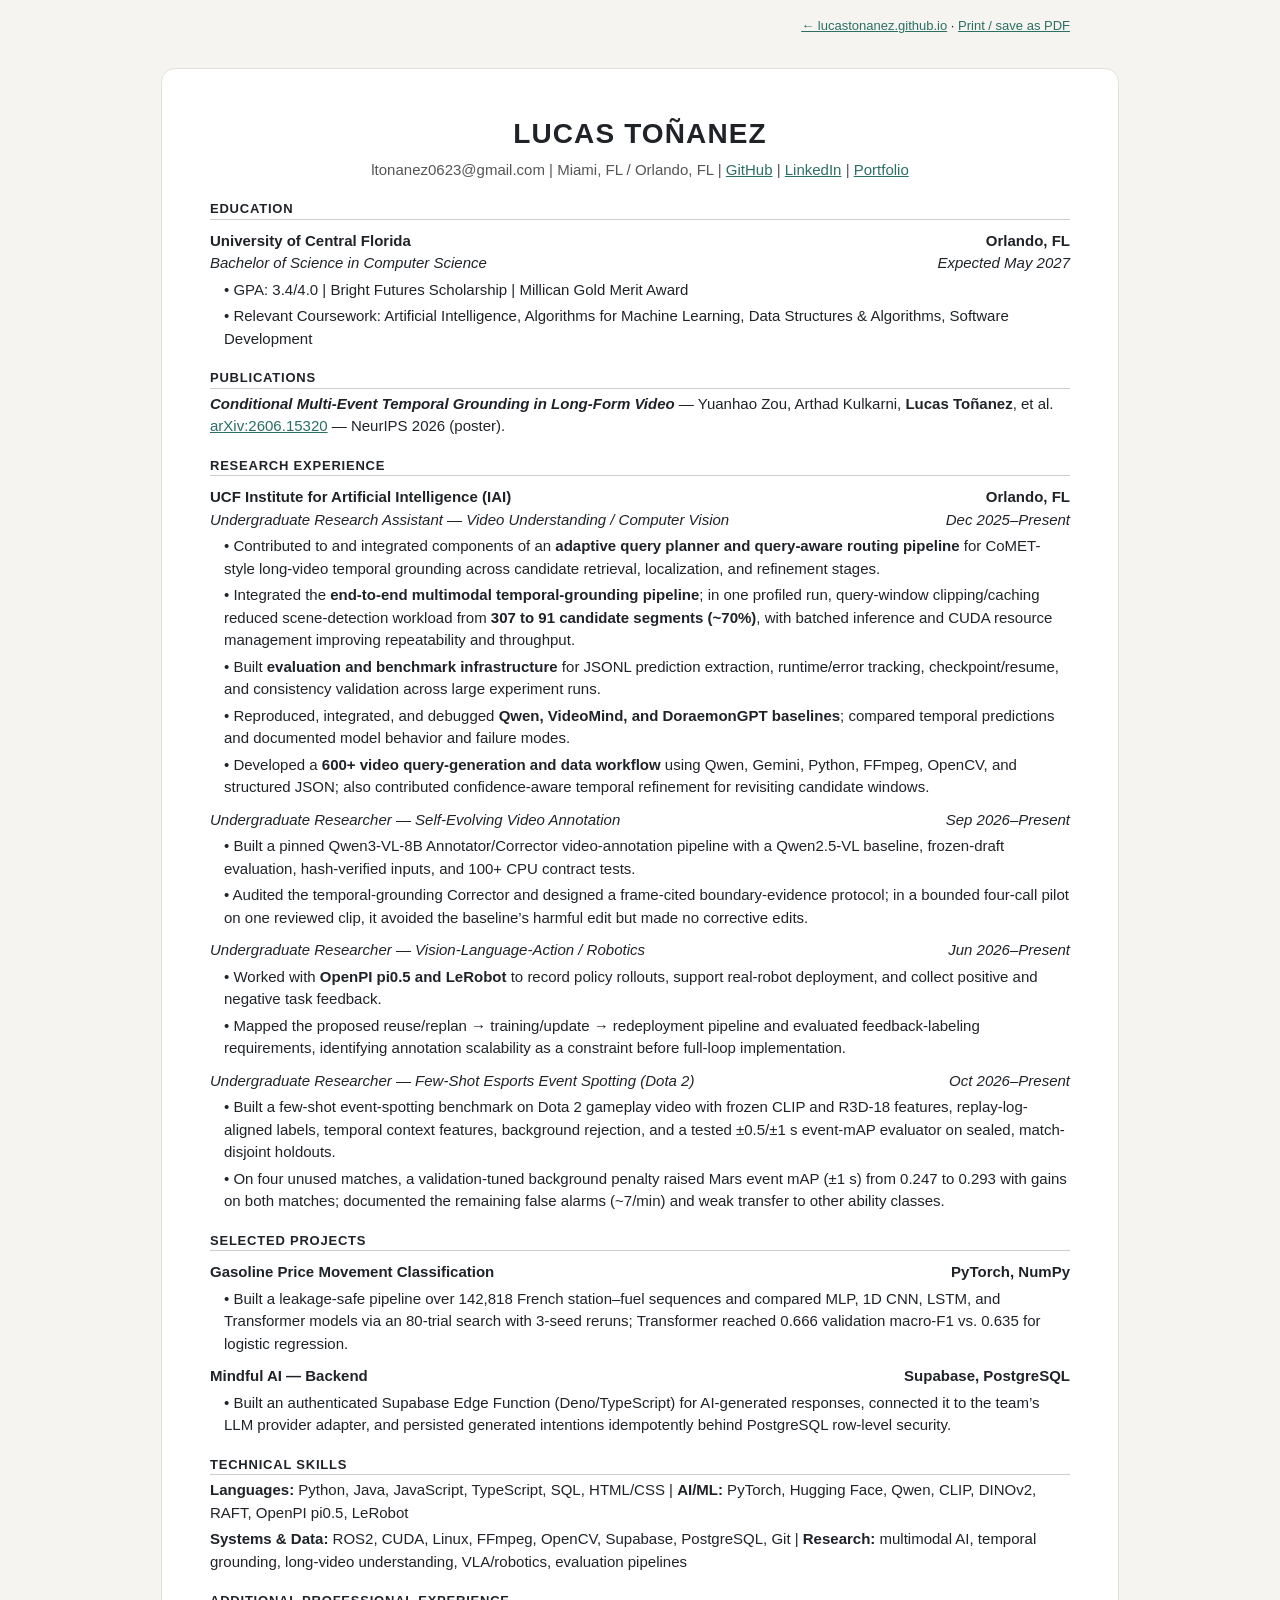
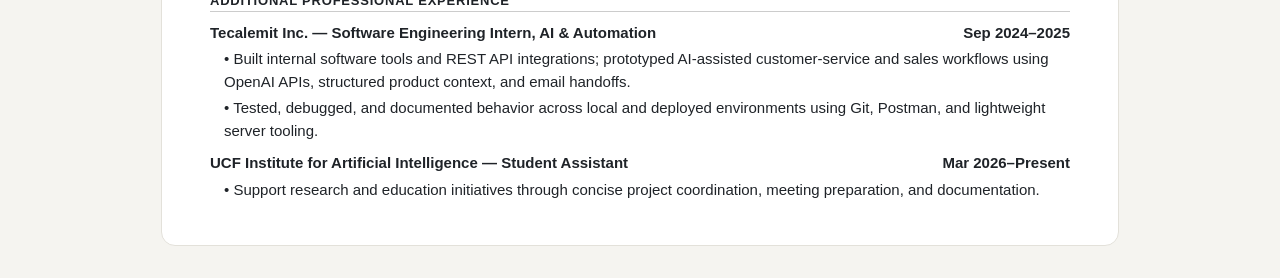
<file: resume.html>
<!doctype html>
<html lang="en"><head><meta charset="utf-8"><meta name="viewport" content="width=device-width, initial-scale=1">
<title>Resume — Lucas Toñanez</title>
<meta name="robots" content="index,follow">
<style>
body{margin:0;background:#f5f4f0;color:#1f2328;font:15px/1.5 -apple-system,Segoe UI,Inter,Arial,sans-serif}
main{max-width:860px;margin:32px auto;background:#fff;padding:40px 48px;border:1px solid #e3e1da;border-radius:14px}
p{margin:4px 0} table{width:100%;border-collapse:collapse;margin-top:10px} th,td{text-align:left;padding:0;font-weight:inherit}
th:last-child,td:last-child{text-align:right;white-space:nowrap;padding-left:16px}
main>p:first-child{font-size:28px;text-align:center;letter-spacing:.02em} main>p:nth-child(2){text-align:center;color:#555}
main>p>strong:only-child{display:block;margin-top:18px;border-bottom:1px solid #ccc;letter-spacing:.06em;font-size:13px}
main>p:first-child>strong{border:0;font-size:28px;letter-spacing:.04em;margin:0}
.b{margin:2px 0 0 14px} a{color:#2b6f62} .top{text-align:right;font-size:13px;margin-bottom:8px}
@media(max-width:640px){main{margin:0;border-radius:0;padding:24px 16px} th:last-child,td:last-child{white-space:normal}}
@media print{body{background:#fff} main{border:0;margin:0;padding:0} .top{display:none}}
</style></head><body><p class="top" style="max-width:860px;margin:16px auto 0;padding:0 16px"><a href="/">← lucastonanez.github.io</a> · <a href="javascript:window.print()">Print / save as PDF</a></p>
<main>
<p><strong>LUCAS TOÑANEZ</strong></p><p>ltonanez0623@gmail.com | Miami, FL / Orlando, FL | <a href="https://github.com/LucasTonanez"><span class="underline">GitHub</span></a> | <a href="https://www.linkedin.com/in/lucastonanez/"><span class="underline">LinkedIn</span></a> | <a href="https://lucastonanez.github.io/"><span class="underline">Portfolio</span></a></p><p><strong>EDUCATION</strong></p><table><thead><tr class="header"><th><strong>University of Central Florida</strong></th><th><strong>Orlando, FL</strong></th></tr></thead><tbody><tr class="odd"><td><em>Bachelor of Science in Computer Science</em></td><td><em>Expected May 2027</em></td></tr></tbody></table><div class="b"><p>• GPA: 3.4/4.0 | Bright Futures Scholarship | Millican Gold Merit Award</p><p>• Relevant Coursework: Artificial Intelligence, Algorithms for Machine Learning, Data Structures &amp; Algorithms, Software Development</p></div><p><strong>PUBLICATIONS</strong></p><p><em><strong>Conditional Multi-Event Temporal Grounding in Long-Form Video</strong></em> — Yuanhao Zou, Arthad Kulkarni, <strong>Lucas Toñanez</strong>, et al. <a href="https://arxiv.org/abs/2606.15320"><span class="underline">arXiv:2606.15320</span></a> — NeurIPS 2026 (poster).</p><p><strong>RESEARCH EXPERIENCE</strong></p><table><thead><tr class="header"><th><strong>UCF Institute for Artificial Intelligence (IAI)</strong></th><th><strong>Orlando, FL</strong></th></tr></thead><tbody><tr class="odd"><td><em>Undergraduate Research Assistant — Video Understanding / Computer Vision</em></td><td><em>Dec 2025–Present</em></td></tr></tbody></table><div class="b"><p>• Contributed to and integrated components of an <strong>adaptive query planner and query-aware routing pipeline</strong> for CoMET-style long-video temporal grounding across candidate retrieval, localization, and refinement stages.</p><p>• Integrated the <strong>end-to-end multimodal temporal-grounding pipeline</strong>; in one profiled run, query-window clipping/caching reduced scene-detection workload from <strong>307 to 91 candidate segments (~70%)</strong>, with batched inference and CUDA resource management improving repeatability and throughput.</p><p>• Built <strong>evaluation and benchmark infrastructure</strong> for JSONL prediction extraction, runtime/error tracking, checkpoint/resume, and consistency validation across large experiment runs.</p><p>• Reproduced, integrated, and debugged <strong>Qwen, VideoMind, and DoraemonGPT baselines</strong>; compared temporal predictions and documented model behavior and failure modes.</p><p>• Developed a <strong>600+ video query-generation and data workflow</strong> using Qwen, Gemini, Python, FFmpeg, OpenCV, and structured JSON; also contributed confidence-aware temporal refinement for revisiting candidate windows.</p></div><table><tbody><tr class="odd"><td><em>Undergraduate Researcher — Self-Evolving Video Annotation</em></td><td><em>Sep 2026–Present</em></td></tr></tbody></table><div class="b"><p>• Built a pinned Qwen3-VL-8B Annotator/Corrector video-annotation pipeline with a Qwen2.5-VL baseline, frozen-draft evaluation, hash-verified inputs, and 100+ CPU contract tests.</p><p>• Audited the temporal-grounding Corrector and designed a frame-cited boundary-evidence protocol; in a bounded four-call pilot on one reviewed clip, it avoided the baseline’s harmful edit but made no corrective edits.</p></div><table><tbody><tr class="odd"><td><em>Undergraduate Researcher — Vision-Language-Action / Robotics</em></td><td><em>Jun 2026–Present</em></td></tr></tbody></table><div class="b"><p>• Worked with <strong>OpenPI pi0.5 and LeRobot</strong> to record policy rollouts, support real-robot deployment, and collect positive and negative task feedback.</p><p>• Mapped the proposed reuse/replan → training/update → redeployment pipeline and evaluated feedback-labeling requirements, identifying annotation scalability as a constraint before full-loop implementation.</p></div><table><tbody><tr class="odd"><td><em>Undergraduate Researcher — Few-Shot Esports Event Spotting (Dota 2)</em></td><td><em>Oct 2026–Present</em></td></tr></tbody></table><div class="b"><p>• Built a few-shot event-spotting benchmark on Dota 2 gameplay video with frozen CLIP and R3D-18 features, replay-log-aligned labels, temporal context features, background rejection, and a tested ±0.5/±1 s event-mAP evaluator on sealed, match-disjoint holdouts.</p><p>• On four unused matches, a validation-tuned background penalty raised Mars event mAP (±1 s) from 0.247 to 0.293 with gains on both matches; documented the remaining false alarms (~7/min) and weak transfer to other ability classes.</p></div><p><strong>SELECTED PROJECTS</strong></p><table><tbody><tr class="odd"><td><strong>Gasoline Price Movement Classification</strong></td><td><strong>PyTorch, NumPy</strong></td></tr></tbody></table><div class="b"><p>• Built a leakage-safe pipeline over 142,818 French station–fuel sequences and compared MLP, 1D CNN, LSTM, and Transformer models via an 80-trial search with 3-seed reruns; Transformer reached 0.666 validation macro-F1 vs. 0.635 for logistic regression.</p></div><table><tbody><tr class="odd"><td><strong>Mindful AI — Backend</strong></td><td><strong>Supabase, PostgreSQL</strong></td></tr></tbody></table><div class="b"><p>• Built an authenticated Supabase Edge Function (Deno/TypeScript) for AI-generated responses, connected it to the team’s LLM provider adapter, and persisted generated intentions idempotently behind PostgreSQL row-level security.</p></div><p><strong>TECHNICAL SKILLS</strong></p><p><strong>Languages:</strong> Python, Java, JavaScript, TypeScript, SQL, HTML/CSS | <strong>AI/ML:</strong> PyTorch, Hugging Face, Qwen, CLIP, DINOv2, RAFT, OpenPI pi0.5, LeRobot</p><p><strong>Systems &amp; Data:</strong> ROS2, CUDA, Linux, FFmpeg, OpenCV, Supabase, PostgreSQL, Git | <strong>Research:</strong> multimodal AI, temporal grounding, long-video understanding, VLA/robotics, evaluation pipelines</p><p><strong>ADDITIONAL PROFESSIONAL EXPERIENCE</strong></p><table><tbody><tr class="odd"><td><strong>Tecalemit Inc. — Software Engineering Intern, AI &amp; Automation</strong></td><td><strong>Sep 2024–2025</strong></td></tr></tbody></table><div class="b"><p>• Built internal software tools and REST API integrations; prototyped AI-assisted customer-service and sales workflows using OpenAI APIs, structured product context, and email handoffs.</p><p>• Tested, debugged, and documented behavior across local and deployed environments using Git, Postman, and lightweight server tooling.</p></div><table><tbody><tr class="odd"><td><strong>UCF Institute for Artificial Intelligence — Student Assistant</strong></td><td><strong>Mar 2026–Present</strong></td></tr></tbody></table><div class="b"><p>• Support research and education initiatives through concise project coordination, meeting preparation, and documentation.</p></div>

</main></body></html>
</file>
